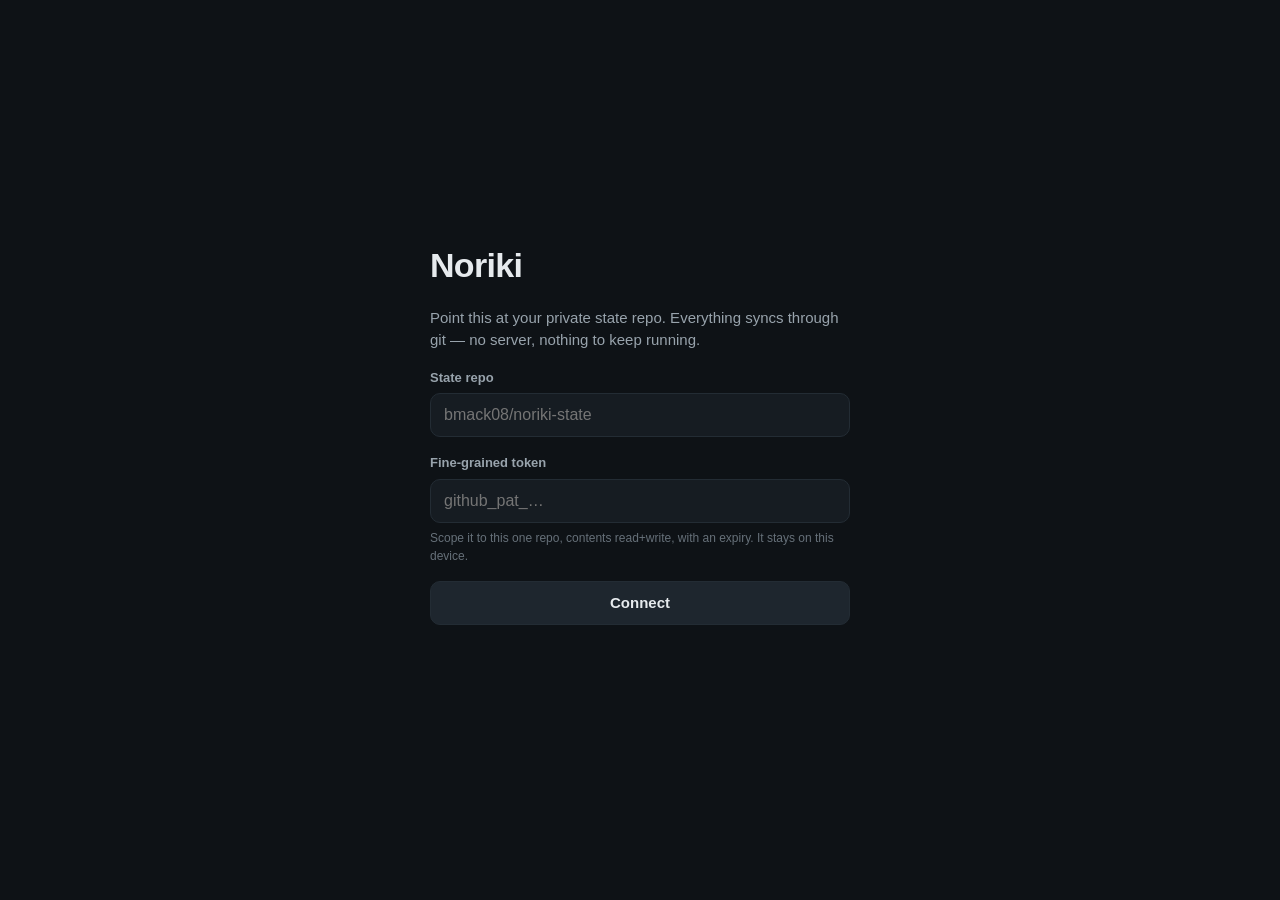
<file: deploy/index.html>
<!doctype html>
<html lang="en">
<head>
<meta charset="utf-8">
<meta name="viewport" content="width=device-width, initial-scale=1, viewport-fit=cover">
<meta name="theme-color" content="#0E1216">
<meta name="mobile-web-app-capable" content="yes">
<meta name="apple-mobile-web-app-capable" content="yes">
<meta name="apple-mobile-web-app-status-bar-style" content="black-translucent">
<meta name="apple-mobile-web-app-title" content="Noriki">
<title>Noriki</title>
<link rel="manifest" href="manifest.json">
<link rel="icon" href="favicon.png">
<link rel="apple-touch-icon" href="apple-touch-icon.png">
<link rel="stylesheet" href="style.css">
</head>
<body>

<div id="app" hidden>

  <!-- ============ TOP BAR ============ -->
  <header class="topbar">
    <button id="navBack" class="icon-btn" hidden aria-label="Back">←</button>
    <div class="topbar-title">
      <span id="topTitle">Today</span>
      <span id="topSub" class="topbar-sub"></span>
    </div>
    <div id="syncDot" class="sync-dot" title="Sync status" aria-live="polite"></div>
    <button id="navSettings" class="icon-btn" aria-label="Settings">⚙</button>
  </header>

  <!-- ============ TODAY ============ -->
  <main id="viewToday" class="view">

    <section class="lane lane-manual">
      <div class="lane-head">
        <span class="lane-dot manual"></span>
        <h2>Yours</h2>
        <span class="lane-count" id="manualCount">0</span>
      </div>
      <p class="lane-hint">Only you can clear these.</p>
      <div id="manualList" class="task-list"></div>
      <div id="manualEmpty" class="empty" hidden>Nothing needs you right now.</div>
    </section>

    <section class="lane lane-auto">
      <div class="lane-head">
        <span class="lane-dot auto"></span>
        <h2>Running</h2>
        <span class="lane-count" id="autoCount">0</span>
      </div>
      <p class="lane-hint">Working without you. Nothing to do here.</p>
      <div id="autoList" class="task-list"></div>
      <div id="autoEmpty" class="empty" hidden>Nothing queued for the machine.</div>
    </section>

    <section class="lane">
      <div class="lane-head">
        <span class="lane-dot done"></span>
        <h2>Cleared today</h2>
        <span class="lane-count" id="doneCount">0</span>
      </div>
      <div id="doneList" class="task-list compact"></div>
      <div id="doneEmpty" class="empty" hidden>Nothing yet today.</div>
    </section>

    <section class="checkin" id="checkinCard" hidden>
      <div class="checkin-q" id="checkinQ"></div>
      <div class="checkin-actions">
        <button class="btn yes"    data-answer="yes">Yes</button>
        <button class="btn partly" data-answer="partly">Partly</button>
        <button class="btn no"     data-answer="no">No</button>
      </div>
      <div class="checkin-note">Either answer is logged. Nothing breaks.</div>
    </section>

  </main>

  <!-- ============ PROJECTS ============ -->
  <main id="viewProjects" class="view" hidden>
    <div id="projectGrid" class="project-grid"></div>
  </main>

  <!-- ============ CHAT (per project) ============ -->
  <main id="viewChat" class="view chat-view" hidden>
    <div id="chatLog" class="chat-log"></div>
    <div class="composer">
      <textarea id="chatInput" rows="1" placeholder="Ask, or send a task…"
                autocapitalize="sentences" autocomplete="off"></textarea>
      <button id="chatSend" class="send-btn" aria-label="Send">↑</button>
    </div>
  </main>

  <!-- ============ CAPTURE ============ -->
  <main id="viewCapture" class="view" hidden>
    <textarea id="captureInput" class="capture-box" rows="6"
              placeholder="What's on your mind? Goes to the pile, not the queue."></textarea>
    <button id="captureSave" class="btn wide">Capture</button>
    <div id="captureList" class="capture-list"></div>
  </main>

  <!-- ============ SETTINGS ============ -->
  <main id="viewSettings" class="view" hidden>
    <div class="field">
      <label for="setRepo">State repo <span class="hint">owner/name — private</span></label>
      <input id="setRepo" type="text" placeholder="bmack08/noriki-state" autocapitalize="off"
             autocorrect="off" spellcheck="false">
    </div>
    <div class="field">
      <label for="setToken">GitHub token <span class="hint">fine-grained, this repo only, contents read+write</span></label>
      <input id="setToken" type="password" placeholder="github_pat_…" autocapitalize="off"
             autocorrect="off" spellcheck="false">
    </div>
    <button id="setSave" class="btn wide">Save &amp; connect</button>
    <div id="setStatus" class="set-status"></div>

    <div class="settings-block">
      <h3>Sync</h3>
      <div class="kv"><span>Last pull</span><span id="statPull" class="mono">—</span></div>
      <div class="kv"><span>Last push</span><span id="statPush" class="mono">—</span></div>
      <div class="kv"><span>Pending out</span><span id="statPending" class="mono">0</span></div>
      <button id="syncNow" class="btn ghost wide">Sync now</button>
    </div>

    <div class="settings-block">
      <h3>Danger</h3>
      <button id="wipeLocal" class="btn danger wide">Forget token on this device</button>
    </div>

    <div class="build-tag">Noriki <span id="buildVer" class="mono"></span></div>
  </main>

  <!-- ============ BOTTOM NAV ============ -->
  <nav class="tabbar">
    <button class="tab active" data-view="today">
      <span class="tab-glyph">◎</span><span class="tab-label">Today</span>
    </button>
    <button class="tab" data-view="projects">
      <span class="tab-glyph">▤</span><span class="tab-label">Projects</span>
    </button>
    <button class="tab" data-view="capture">
      <span class="tab-glyph">✎</span><span class="tab-label">Capture</span>
    </button>
  </nav>

</div>

<!-- ============ FIRST RUN ============ -->
<div id="onboard" class="onboard">
  <div class="onboard-inner">
    <h1>Noriki</h1>
    <p>Point this at your private state repo. Everything syncs through git — no server, nothing to keep running.</p>
    <div class="field">
      <label for="obRepo">State repo</label>
      <input id="obRepo" type="text" placeholder="bmack08/noriki-state" autocapitalize="off"
             autocorrect="off" spellcheck="false">
    </div>
    <div class="field">
      <label for="obToken">Fine-grained token</label>
      <input id="obToken" type="password" placeholder="github_pat_…" autocapitalize="off"
             autocorrect="off" spellcheck="false">
      <div class="hint">Scope it to this one repo, contents read+write, with an expiry. It stays on this device.</div>
    </div>
    <button id="obGo" class="btn wide">Connect</button>
    <div id="obStatus" class="set-status"></div>
  </div>
</div>

<script src="app.js"></script>
<script>
  if ("serviceWorker" in navigator) {
    window.addEventListener("load", function () {
      navigator.serviceWorker.register("sw.js").catch(function () {});
    });
    // A new build takes over immediately; reload once so you actually see it.
    var reloading = false;
    navigator.serviceWorker.addEventListener("controllerchange", function () {
      if (reloading) return;
      reloading = true;
      location.reload();
    });
  }
</script>
</body>
</html>
</file>
<file: deploy/style.css>
/* ============================================================
   Noriki — operations console
   Dark-first by intent: this is used at night, on a phone.
   The two lanes are the whole idea, so they own the only
   two saturated colors in the app.
   ============================================================ */

:root {
  --ground:   #0E1216;
  --surface:  #161C22;
  --surface2: #1E262E;
  --raised:   #26313A;

  --ink:       #E6EAED;
  --ink-soft:  #98A3AC;
  --ink-faint: #667079;
  --rule:      #232C34;

  /* the only two saturated hues in the app — they mean something */
  --manual:      #E8A33D;   /* your turn */
  --manual-soft: #E8A33D1F;
  --auto:        #4FB3C9;   /* machine working */
  --auto-soft:   #4FB3C91F;

  --done:   #5FA97B;
  --alert:  #D96A5A;

  --f-body: ui-sans-serif, -apple-system, BlinkMacSystemFont, "Segoe UI", Roboto, sans-serif;
  --f-mono: ui-monospace, "SF Mono", "Cascadia Code", Consolas, monospace;

  --pad: 16px;
  --tap: 44px;
  --safe-t: env(safe-area-inset-top, 0px);
  --safe-b: env(safe-area-inset-bottom, 0px);
}

* { box-sizing: border-box; -webkit-tap-highlight-color: transparent; }

html, body {
  margin: 0;
  padding: 0;
  background: var(--ground);
  color: var(--ink);
  font-family: var(--f-body);
  font-size: 16px;
  line-height: 1.5;
  overscroll-behavior-y: none;
  -webkit-font-smoothing: antialiased;
}

button, input, textarea { font-family: inherit; font-size: inherit; color: inherit; }

/* ---------------- top bar ---------------- */

.topbar {
  position: sticky;
  top: 0;
  z-index: 20;
  display: flex;
  align-items: center;
  gap: 10px;
  padding: calc(var(--safe-t) + 10px) var(--pad) 10px;
  background: color-mix(in srgb, var(--ground) 88%, transparent);
  backdrop-filter: blur(12px);
  border-bottom: 1px solid var(--rule);
}

.topbar-title { display: flex; flex-direction: column; min-width: 0; flex: 1; }
/* long project paths must not wrap the bar onto two lines */
#topTitle, .topbar-sub { white-space: nowrap; overflow: hidden; text-overflow: ellipsis; }
#topTitle { font-size: 17px; font-weight: 650; letter-spacing: -0.01em; }
.topbar-sub { font-size: 12px; color: var(--ink-faint); font-family: var(--f-mono); direction: rtl; text-align: left; }

.icon-btn {
  min-width: var(--tap); min-height: var(--tap);
  background: none; border: 0; color: var(--ink-soft);
  font-size: 20px; line-height: 1; cursor: pointer; border-radius: 8px;
}
.icon-btn:active { background: var(--surface2); }
.icon-btn:focus-visible { outline: 2px solid var(--auto); outline-offset: 2px; }

.sync-dot {
  width: 8px; height: 8px; border-radius: 50%;
  background: var(--ink-faint); flex: none;
  transition: background .25s ease;
}
.sync-dot.ok      { background: var(--done); }
.sync-dot.working { background: var(--auto); animation: pulse 1.1s ease-in-out infinite; }
.sync-dot.error   { background: var(--alert); }

@keyframes pulse { 0%,100% { opacity: 1 } 50% { opacity: .3 } }
@media (prefers-reduced-motion: reduce) { .sync-dot.working { animation: none } }

/* ---------------- views ---------------- */

.view {
  padding: 18px var(--pad) calc(96px + var(--safe-b));
  display: flex;
  flex-direction: column;
  gap: 26px;
  max-width: 720px;
  margin: 0 auto;
  width: 100%;
}

/* ---------------- lanes ---------------- */

.lane { display: flex; flex-direction: column; gap: 8px; }

.lane-head { display: flex; align-items: center; gap: 9px; }
.lane-head h2 { font-size: 13px; font-weight: 650; margin: 0; letter-spacing: .09em; text-transform: uppercase; }

.lane-dot { width: 8px; height: 8px; border-radius: 50%; flex: none; }
.lane-dot.manual { background: var(--manual); }
.lane-dot.auto   { background: var(--auto); }
.lane-dot.done   { background: var(--done); }

.lane-count {
  margin-left: auto; font-family: var(--f-mono); font-size: 12px;
  color: var(--ink-faint); font-variant-numeric: tabular-nums;
}

.lane-hint { margin: -4px 0 4px; font-size: 12.5px; color: var(--ink-faint); }

.task-list { display: flex; flex-direction: column; gap: 8px; }

.task {
  background: var(--surface);
  border: 1px solid var(--rule);
  border-left: 3px solid var(--rule);
  border-radius: 10px;
  padding: 13px 14px;
  display: flex;
  flex-direction: column;
  gap: 6px;
}
.lane-manual .task { border-left-color: var(--manual); }
.lane-auto   .task { border-left-color: var(--auto); }

.task-top { display: flex; align-items: baseline; gap: 9px; }

.task-project {
  font-family: var(--f-mono); font-size: 10.5px; letter-spacing: .08em;
  text-transform: uppercase; color: var(--ink-faint); white-space: nowrap;
}

.task-age { margin-left: auto; font-family: var(--f-mono); font-size: 11px; color: var(--ink-faint); }

.task-title { font-size: 15.5px; font-weight: 550; line-height: 1.4; }
.task-why   { font-size: 13.5px; color: var(--ink-soft); line-height: 1.45; }

.task-actions { display: flex; gap: 8px; margin-top: 4px; flex-wrap: wrap; }

.task-btn {
  min-height: 38px; padding: 0 14px;
  background: var(--surface2); border: 1px solid var(--rule);
  border-radius: 8px; color: var(--ink-soft);
  font-size: 13.5px; font-weight: 550; cursor: pointer;
}
.task-btn.primary { background: var(--manual-soft); border-color: var(--manual); color: var(--manual); }
.task-btn:active  { transform: translateY(1px); }
.task-btn:focus-visible { outline: 2px solid var(--auto); outline-offset: 2px; }

/* running tasks show a live strip instead of buttons */
.run-strip { height: 3px; border-radius: 2px; background: var(--surface2); overflow: hidden; margin-top: 4px; }
.run-strip i { display: block; height: 100%; width: 40%; background: var(--auto); animation: slide 1.6s ease-in-out infinite; }
@keyframes slide { 0% { transform: translateX(-100%) } 100% { transform: translateX(250%) } }
@media (prefers-reduced-motion: reduce) { .run-strip i { animation: none; width: 100%; opacity: .5 } }

.task.done-row { opacity: .55; border-left-color: var(--done); }
.compact .task { padding: 9px 12px; }
.compact .task-title { font-size: 14px; font-weight: 450; }

.empty {
  font-size: 13.5px; color: var(--ink-faint);
  padding: 14px; text-align: center;
  border: 1px dashed var(--rule); border-radius: 10px;
}

/* ---------------- check-in ---------------- */

.checkin {
  background: var(--surface);
  border: 1px solid var(--manual);
  border-radius: 12px;
  padding: 18px;
  display: flex; flex-direction: column; gap: 13px;
}
.checkin-q { display: flex; flex-direction: column; gap: 6px; }
.checkin-said { font-size: 15px; line-height: 1.45; color: var(--ink-soft); }
.checkin-ask  { font-size: 19px; line-height: 1.2; font-weight: 650; letter-spacing: -0.01em; }
.checkin-actions { display: flex; gap: 8px; }
.checkin-note { font-size: 12px; color: var(--ink-faint); }

/* ---------------- buttons ---------------- */

.btn {
  min-height: var(--tap); padding: 0 18px;
  background: var(--surface2); border: 1px solid var(--rule);
  border-radius: 10px; color: var(--ink);
  font-size: 15px; font-weight: 600; cursor: pointer;
}
.btn:active { transform: translateY(1px); }
.btn:focus-visible { outline: 2px solid var(--auto); outline-offset: 2px; }
.btn.wide { width: 100%; }
.btn.ghost { background: none; color: var(--ink-soft); }
.btn.danger { background: none; border-color: var(--alert); color: var(--alert); }
.btn.yes    { flex: 1; border-color: var(--done);   color: var(--done); }
.btn.partly { flex: 1; }
.btn.no     { flex: 1; border-color: var(--ink-faint); color: var(--ink-soft); }

/* ---------------- projects ---------------- */

.project-grid { display: flex; flex-direction: column; gap: 10px; }

.project-card {
  background: var(--surface);
  border: 1px solid var(--rule);
  border-radius: 12px;
  padding: 15px 16px;
  display: flex; flex-direction: column; gap: 7px;
  cursor: pointer; text-align: left; width: 100%;
}
.project-card:active { background: var(--surface2); }
.project-card:focus-visible { outline: 2px solid var(--auto); outline-offset: 2px; }

.pc-top { display: flex; align-items: baseline; gap: 10px; }
.pc-name { font-size: 18px; font-weight: 650; letter-spacing: -0.01em; }
.pc-kind {
  font-family: var(--f-mono); font-size: 10px; letter-spacing: .1em;
  text-transform: uppercase; color: var(--ink-faint);
}
.pc-badge {
  margin-left: auto; font-family: var(--f-mono); font-size: 11px;
  padding: 3px 8px; border-radius: 20px; white-space: nowrap;
}
.pc-badge.manual { background: var(--manual-soft); color: var(--manual); }
.pc-badge.auto   { background: var(--auto-soft);   color: var(--auto); }
.pc-badge.idle   { background: var(--surface2);    color: var(--ink-faint); }

.pc-next { font-size: 13.5px; color: var(--ink-soft); line-height: 1.45; }
.pc-path { font-family: var(--f-mono); font-size: 11px; color: var(--ink-faint); overflow-wrap: anywhere; }

/* ---------------- chat ---------------- */

.chat-view { padding-bottom: calc(150px + var(--safe-b)); gap: 0; }

.chat-log { display: flex; flex-direction: column; gap: 12px; padding-bottom: 14px; }

.msg { max-width: 88%; padding: 11px 14px; border-radius: 14px; font-size: 15px; line-height: 1.5; }
.msg.me  { align-self: flex-end; background: var(--raised); border-bottom-right-radius: 5px; }
.msg.bot { align-self: flex-start; background: var(--surface); border: 1px solid var(--rule); border-bottom-left-radius: 5px; white-space: pre-wrap; overflow-wrap: anywhere; }
.msg.pending { align-self: flex-end; background: var(--surface2); color: var(--ink-soft); border-bottom-right-radius: 5px; }

.msg-meta { font-family: var(--f-mono); font-size: 10.5px; color: var(--ink-faint); margin-top: 5px; }

.composer {
  position: fixed; left: 0; right: 0;
  bottom: calc(64px + var(--safe-b));
  display: flex; gap: 9px; align-items: flex-end;
  padding: 10px var(--pad);
  background: color-mix(in srgb, var(--ground) 94%, transparent);
  backdrop-filter: blur(12px);
  border-top: 1px solid var(--rule);
  max-width: 720px; margin: 0 auto;
}

#chatInput {
  flex: 1; resize: none; max-height: 132px;
  background: var(--surface); border: 1px solid var(--rule);
  border-radius: 12px; padding: 11px 13px; line-height: 1.4;
}
#chatInput:focus { outline: none; border-color: var(--auto); }

.send-btn {
  width: var(--tap); height: var(--tap); flex: none;
  background: var(--auto); border: 0; border-radius: 50%;
  color: var(--ground); font-size: 19px; font-weight: 700; cursor: pointer;
}
.send-btn:disabled { background: var(--surface2); color: var(--ink-faint); }

/* ---------------- capture ---------------- */

.capture-box {
  width: 100%; background: var(--surface); border: 1px solid var(--rule);
  border-radius: 12px; padding: 14px; resize: vertical; line-height: 1.5;
}
.capture-box:focus { outline: none; border-color: var(--auto); }

.capture-list { display: flex; flex-direction: column; gap: 8px; }
.capture-item {
  background: var(--surface); border: 1px solid var(--rule);
  border-radius: 10px; padding: 11px 13px; font-size: 14px; color: var(--ink-soft);
  white-space: pre-wrap; overflow-wrap: anywhere;
}
.capture-item time { display: block; font-family: var(--f-mono); font-size: 10.5px; color: var(--ink-faint); margin-top: 6px; }

/* ---------------- settings ---------------- */

.field { display: flex; flex-direction: column; gap: 6px; }
.field label { font-size: 13px; font-weight: 600; color: var(--ink-soft); }
.field .hint { font-weight: 400; color: var(--ink-faint); font-size: 12px; }
.field input {
  min-height: var(--tap); background: var(--surface);
  border: 1px solid var(--rule); border-radius: 10px; padding: 0 13px;
}
.field input:focus { outline: none; border-color: var(--auto); }

.set-status { font-size: 13.5px; min-height: 20px; }
.set-status.ok  { color: var(--done); }
.set-status.err { color: var(--alert); }

.settings-block { display: flex; flex-direction: column; gap: 10px; padding-top: 8px; border-top: 1px solid var(--rule); }
.settings-block h3 { font-size: 12px; letter-spacing: .09em; text-transform: uppercase; color: var(--ink-faint); margin: 0; }

.kv { display: flex; justify-content: space-between; font-size: 14px; color: var(--ink-soft); }
.mono { font-family: var(--f-mono); font-size: 12.5px; color: var(--ink-faint); font-variant-numeric: tabular-nums; }

.build-tag { text-align: center; font-size: 12px; color: var(--ink-faint); padding-top: 10px; }

/* ---------------- tab bar ---------------- */

.tabbar {
  position: fixed; left: 0; right: 0; bottom: 0; z-index: 30;
  display: flex;
  padding-bottom: var(--safe-b);
  background: color-mix(in srgb, var(--ground) 94%, transparent);
  backdrop-filter: blur(12px);
  border-top: 1px solid var(--rule);
}

.tab {
  flex: 1; min-height: 64px;
  background: none; border: 0; cursor: pointer;
  display: flex; flex-direction: column; align-items: center; justify-content: center; gap: 3px;
  color: var(--ink-faint);
}
.tab.active { color: var(--ink); }
.tab:focus-visible { outline: 2px solid var(--auto); outline-offset: -4px; }
.tab-glyph { font-size: 18px; line-height: 1; }
.tab-label { font-size: 10.5px; letter-spacing: .04em; }

/* ---------------- onboarding ---------------- */

.onboard {
  position: fixed; inset: 0; z-index: 60;
  background: var(--ground);
  display: flex; align-items: center; justify-content: center;
  padding: var(--pad);
  overflow-y: auto;
}
.onboard[hidden] { display: none; }
.onboard-inner { width: 100%; max-width: 420px; display: flex; flex-direction: column; gap: 16px; }
.onboard h1 { font-size: 34px; font-weight: 700; letter-spacing: -0.02em; margin: 0; }
.onboard p  { font-size: 15px; color: var(--ink-soft); margin: 0; line-height: 1.5; }

/* ---------------- misc ---------------- */

[hidden] { display: none !important; }

@media (min-width: 640px) {
  .composer { border-radius: 0; }
}
</file>
